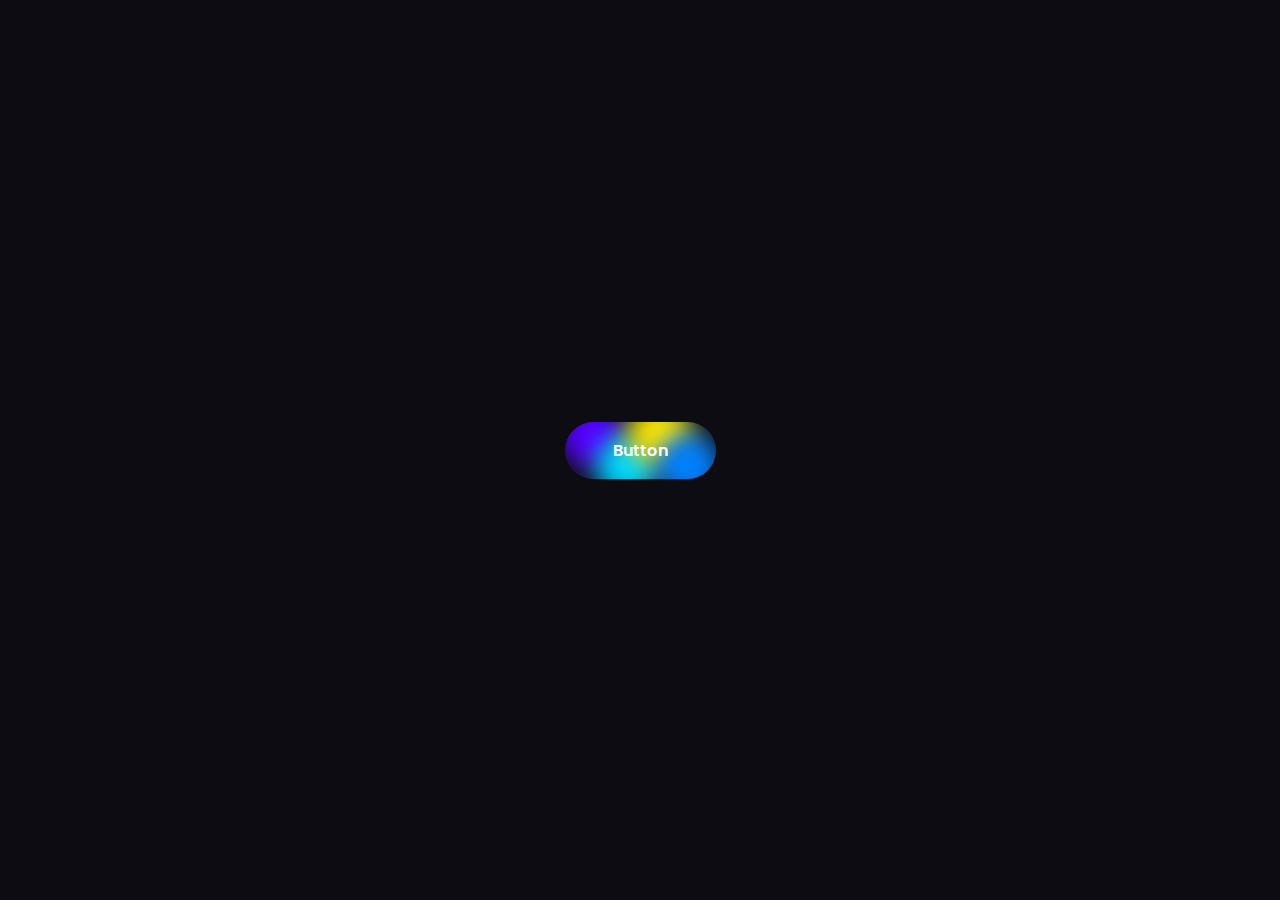
<file: animated-gradient-button/index.html>
<!DOCTYPE html>
    <html lang="en">
    <head>
        <meta charset="UTF-8">
        <meta name="viewport" content="width=device-width, initial-scale=1.0">      

        <!--=============== CSS ===============-->
        <link rel="stylesheet" href="assets/css/styles.css">

        <title>Animated gradient button - Bedimcode</title>
    </head>
    <body>
        <div class="container">
            <a href="#" class="button">
                <div class="button__content">
                    <span class="button__text">Button</span>
    
                    <div class="button__shape-1"></div>
                    <div class="button__shape-2"></div>
                    <div class="button__shape-3"></div>
                    <div class="button__shape-4"></div>
                </div>

                <div class="button__shadow"></div>
            </a>
        </div>
    </body>
</html>
</file>
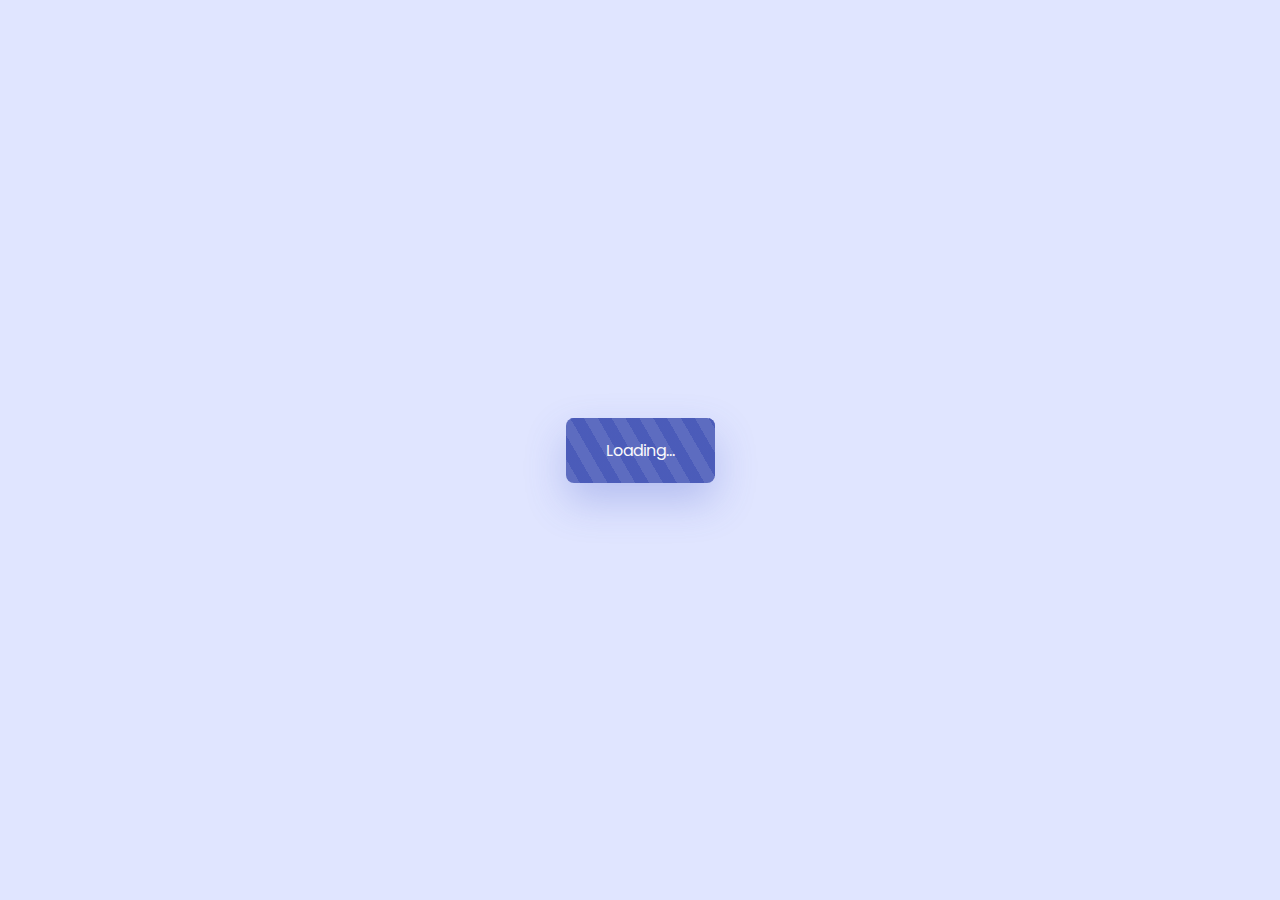
<file: button-loading-animation/index.html>
<!DOCTYPE html>
    <html lang="en">
    <head>
        <meta charset="UTF-8">
        <meta name="viewport" content="width=device-width, initial-scale=1.0">

        <!--=============== CSS ===============-->
        <link rel="stylesheet" href="assets/css/styles.css">

        <title>Loading button - Bedimcode</title>
    </head>
    <body>
        <button class="button__loader">
            <span class="button__text">
                Loading...
            </span>
        </button>
    </body>
</html>
</file>
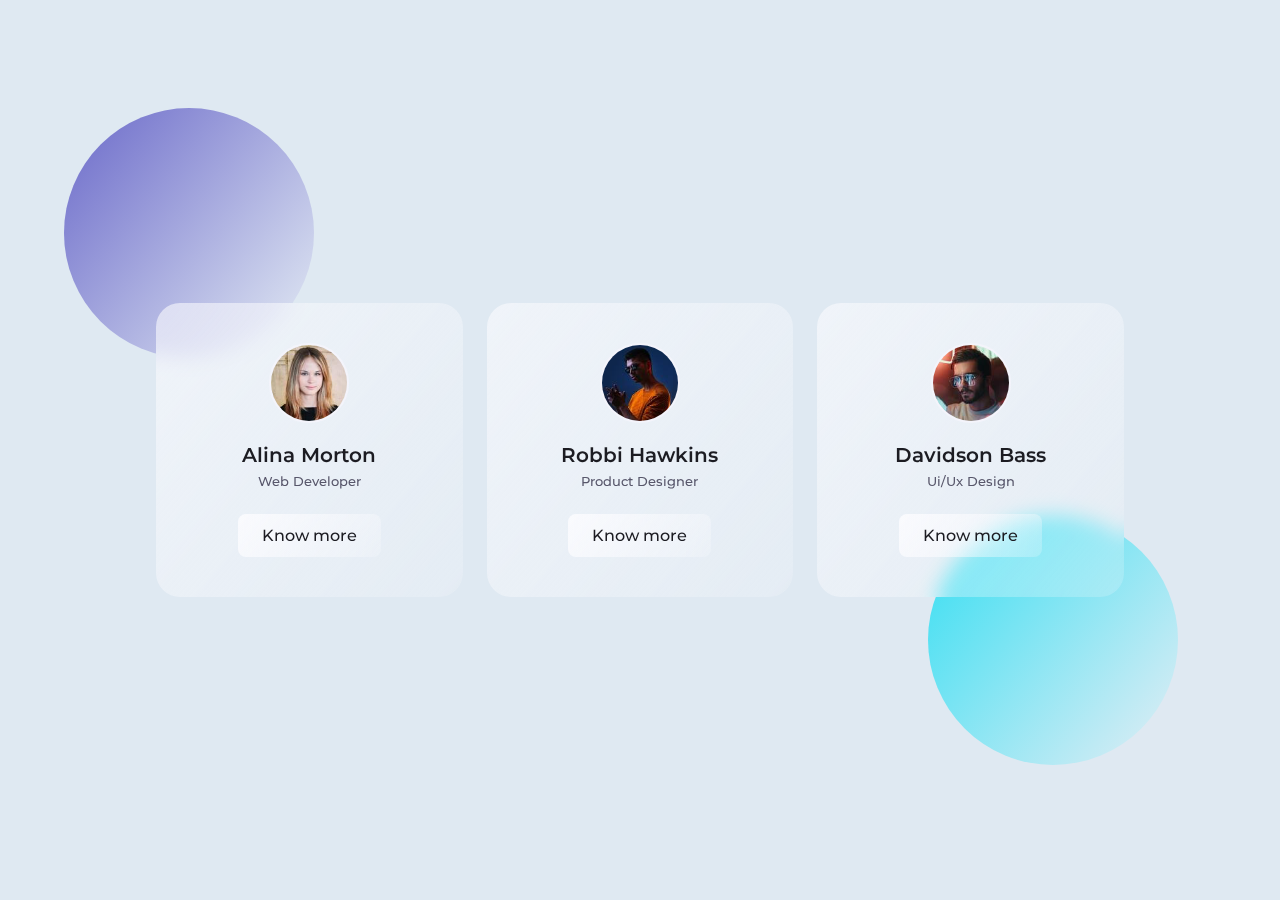
<file: glassmorphism-card-responsive/index.html>
<!DOCTYPE html>
    <html lang="en">
    <head>
        <meta charset="UTF-8">
        <meta name="viewport" content="width=device-width, initial-scale=1.0">

        <!--========== BOX ICONS ==========-->
        <link rel="stylesheet" href="https://cdn.jsdelivr.net/npm/boxicons@latest/css/boxicons.min.css">

        <!--========== CSS ==========-->
        <link rel="stylesheet" href="assets/css/styles.css">

        <title>Card glassmorphism</title>
    </head>
    <body>
        <section class="card">
            <div class="card__circle card__circle1"></div>
            <div class="card__circle card__circle2"></div>

            <div class="card__container bd-container">
                <div class="card__glass">
                    <img src="assets/img/img1.jpg" alt="" class="card__img">
    
                    <div class="card__data">
                        <h3 class="card__title">Alina Morton</h3>
                        <span class="card__profession">Web Developer</span>
                    </div>

                    <a href="#" class="card__button">Know more</a>
                    
                    <div class="card__social">
                        <a href="#" class="card__link"><i class='bx bxl-instagram' ></i></a>
                        <a href="#" class="card__link"><i class='bx bxl-facebook'></i></a>
                        <a href="#" class="card__link"><i class='bx bxl-twitter' ></i></a>
                    </div>
                </div>
    
                <div class="card__glass">
                    <img src="assets/img/img2.jpg" alt="" class="card__img">
    
                    <div class="card__data">
                        <h3 class="card__title">Robbi Hawkins</h3>
                        <span class="card__profession">Product Designer</span>
                    </div>

                    <a href="#" class="card__button">Know more</a>
    
                    <div class="card__social">
                        <a href="#" class="card__link"><i class='bx bxl-instagram' ></i></a>
                        <a href="#" class="card__link"><i class='bx bxl-facebook'></i></a>
                        <a href="#" class="card__link"><i class='bx bxl-twitter' ></i></a>
                    </div>
                </div>
    
                <div class="card__glass">
                    <img src="assets/img/img3.jpg" alt="" class="card__img">
    
                    <div class="card__data">
                        <h3 class="card__title">Davidson Bass</h3>
                        <span class="card__profession">Ui/Ux Design</span>
                    </div>

                    <a href="#" class="card__button">Know more</a>
    
                    <div class="card__social">
                        <a href="#" class="card__link"><i class='bx bxl-instagram' ></i></a>
                        <a href="#" class="card__link"><i class='bx bxl-facebook'></i></a>
                        <a href="#" class="card__link"><i class='bx bxl-twitter' ></i></a>
                    </div>
                </div>
            </div>
        </section>
    </body>
</html>
</file>
<file: animated-gradient-button/assets/css/styles.css>
/*=============== GOOGLE FONTS ===============*/
@import url("https://fonts.googleapis.com/css2?family=Poppins:wght@400;600&display=swap");

/*=============== VARIABLES CSS ===============*/
:root {
  /*========== Colors ==========*/
  /*Color mode HSL(hue, saturation, lightness)*/
  --first-color: hsl(260, 100%, 50%);
  --second-color: hsl(190, 100%, 50%);
  --third-color: hsl(54, 100%, 50%);
  --fourth-color: hsl(210, 100%, 50%);
  --button-color: hsl(260, 16%, 8%);
  --text-color: #fff;
  --body-color: hsl(260, 24%, 6%);
  
  /*========== Font and typography ==========*/
  /*.5rem = 8px | 1rem = 16px ...*/
  --body-font: "Poppins", sans-serif;
  --normal-font-size: 1rem;
}

/*=============== BASE ===============*/
* {
  box-sizing: border-box;
  padding: 0;
  margin: 0;
}

body {
  font-family: var(--body-font);
  font-size: var(--normal-font-size);
  background-color: var(--body-color);
}

a {
  text-decoration: none;
}

/*=============== BUTTON ===============*/
.container {
  height: 100vh;
  margin-inline: 1.5rem;
  display: grid;
  place-items: center;
}

.button {
  position: relative;
}
.button__content {
  position: relative;
  background-color: var(--button-color);
  padding: 1rem 3rem;
  border-radius: 4rem;
  color: var(--text-color);
  font-weight: 600;
  overflow: hidden;
}
.button__text {
  position: relative;
  z-index: 10;
}
.button__content div {
  width: 64px;
  height: 64px;
  border-radius: 50%;
  position: absolute;
  inset: 0;
  margin: auto;
  filter: blur(12px);
}
.button__shape-1 {
  background-color: var(--first-color);
  transform: translate(-48px, -16px);
  animation: shape-1 6s 1s ease-out infinite;
}
.button__shape-2 {
  background-color: var(--second-color);
  transform: translate(-12px, 16px);
  animation: shape-2 6s ease-in infinite;
}
.button__shape-3 {
  background-color: var(--third-color);
  transform: translate(20px, -16px);
  animation: shape-3 6s ease-out infinite;
}
.button__shape-4 {
  background-color: var(--fourth-color);
  transform: translate(48px, 16px);
  animation: shape-4 6s 1s ease-in infinite;
}
.button__shadow {
  width: 80%;
  height: 1rem;
  background: linear-gradient(80deg, var(--first-color) 10%, var(--second-color) 30%, var(--third-color) 60%, var(--fourth-color) 90%);
  border-radius: 4rem;
  position: absolute;
  left: 0;
  right: 0;
  margin: 0 auto;
  bottom: -2px;
  z-index: -1;
  filter: blur(12px);
  opacity: 0;
  transition: opacity 0.5s;
}
.button:hover .button__shadow {
  opacity: 1;
}

/* Animate shapes */
@keyframes shape-1 {
  33% {
    transform: translate(-28px, 0);
  }
}
@keyframes shape-2 {
  33% {
    transform: translate(-28px, 28px);
  }
}
@keyframes shape-3 {
  33% {
    transform: translate(20px, 4px);
  }
}
@keyframes shape-4 {
  33% {
    transform: translate(48px, 0);
  }
}
</file>
<file: button-loading-animation/assets/css/styles.css>
/*=============== LOADING BUTTON ===============*/
@import url("https://fonts.googleapis.com/css2?family=Poppins&display=swap");

:root {
  /*========== Colors ==========*/
  --first-color: hsl(231, 44%, 56%);
  --first-color-alt: hsl(231, 44%, 51%);
  --text-color: hsl(231, 12%, 98%);
  --body-color: hsl(231, 100%, 94%);
}

* {
  box-sizing: border-box;
}

body {
  height: 100vh;
  margin: 0;
  display: grid;
  place-items: center;
  background-color: var(--body-color);
}

.button__loader {
  border: none;
  outline: none;
  position: relative;
  padding: 1.25rem 2.5rem;
  background-color: var(--first-color);
  color: var(--text-color);
  font-size: 1rem;
  font-family: 'Poppins', sans-serif;
  border-radius: .5rem;
  box-shadow: 0 18px 40px hsla(231, 56%, 56%, .3);
  overflow: hidden;
  cursor: wait;
}

.button__loader::before {
  content: '';
  position: absolute;
  top: 0;
  left: 0;
  width: 150%;
  height: 100%;
  background: repeating-linear-gradient(60deg, 
              transparent, 
              transparent 0.75rem, 
              var(--first-color-alt) 0.75rem, 
              var(--first-color-alt) 1.5rem);
  animation: load 1s infinite linear;
}

.button__text {
  position: relative;
}

/* Loading button animation */
@keyframes load {
  0% {
    transform: translateX(0);
  }
  100% {
    transform: translateX(-1.75rem);
  }
}
</file>
<file: glassmorphism-card-responsive/assets/css/styles.css>
/*========== GOOGLE FONTS ==========*/
@import url('https://fonts.googleapis.com/css2?family=Montserrat:wght@400;500;600&display=swap');

/*========== VARIABLES CSS ==========*/
:root {
  /*========== Colors ==========*/
  --first-color: #4D49BF;
  --second-color: #05DBF2;
  --body-color: #DFE9F2;
  --title-color: #1C1C22;
  --text-color: #58576B;

  /*========== Font and typography ==========*/
  --body-font: 'Montserrat', sans-serif;
  --normal-font-size: .938rem;
  --h3-font-size: 1.125rem;
  --small-font-size: .75rem;
}

@media screen and (min-width: 968px) {
  :root {
    --normal-font-size: 1rem;
    --h3-font-size: 1.25rem;
    --small-font-size: .813rem;
  }
}

/*========== BASE ==========*/
*,::before,::after{
  box-sizing: border-box;
}

body{
  margin: 0;
  padding: 0;
  font-family: var(--body-font);
  font-size: var(--normal-font-size);
}

h3{
  margin: 0;
}

a{
  text-decoration: none;
}

img{
  max-width: 100%;
  height: auto;
}

.bd-container{
  max-width: 968px;
  width: calc(100% - 3rem);
  margin-left: 1.5rem;
  margin-right: 1.5rem;
}

/*========== CARD GLASS ==========*/
.card{
  position: relative;
  overflow: hidden;
  padding: 3rem 0;
  background-color: var(--body-color);
}

.card__container{
  display: grid;
  gap: 1.5rem;
}

.card__glass{
  position: relative;
  overflow: hidden;
  text-align: center;
  padding: 2.5rem;
  background: linear-gradient(130deg,
              rgba(251,251,254,.6),
              rgba(251,251,254,.2));
  box-shadow: inset 2px 2px 1px rgba(251,251,254,.3)
              inset -2px -2px 1px rgba(251,251,254,.2);
  border-radius: 1.5rem;
  backdrop-filter: blur(10px);
}

.card__img{
  width: 80px;
  height: 80px;
  border-radius: 50%;
  border: 2px solid #F4F4FB;
  margin-bottom: 1rem;
}

.card__data{
  margin-bottom: 1.5rem;
}

.card__title{
  font-size: var(--h3-font-size);
  color: var(--title-color);
  font-weight: 600;
  margin-bottom: .25rem;
}

.card__profession{
  font-size: var(--small-font-size);
  color: var(--text-color);
  font-weight: 500;
}

.card__button{
  display: inline-block;
  background: linear-gradient(130deg,
              rgba(251,251,254,.9),
              rgba(251,251,254,.2));
  padding: .75rem 1.5rem;
  border-radius: .5rem;
  color: var(--title-color);
  font-weight: 500;
  transition: .4s;
}

.card__button:hover{
  background: linear-gradient(130deg,
              rgba(251,251,254,1),
              rgba(251,251,254,.4));
}

.card__social{
  position: absolute;
  top: 50%;
  transform: translateY(-50%);
}

.card__link{
  display: block;
  font-size: 1.35rem;
  color: var(--title-color);
  margin: 1rem 0;
  transform: translateX(-5rem);
}

.card__link:nth-child(1){
  transition: .2s;
}
.card__link:nth-child(2){
  transition: .5s;
}
.card__link:nth-child(3){
  transition: .7s;
}

.card__glass:hover .card__link{
  transform: translateX(-1.5rem);
}

.card__circle{
  position: absolute;
  width: 250px;
  height: 250px;
  background: linear-gradient(130deg,
              rgba(77,73,191,.8),
              rgba(255,255,255,.2));
  border-radius: 50%;
}

.card__circle1{
  top: 20%;
  left: -20%;
}

.card__circle2{
  bottom: -5%;
  right: -25%;
  background: linear-gradient(130deg,
              rgba(5,219,242,.8),
              rgba(255,255,255,.2));
}

/*========== MEDIA QUERIES ==========*/
@media screen and (min-width: 568px){
  .card__container{
    grid-template-columns: repeat(2, 1fr);
  }
}

@media screen and (min-width: 768px){
  .bd-container{
    margin-left: auto;
    margin-right: auto;
  }

  .card{
    padding: 0;
  }

  .card__container{
    height: 100vh;
    grid-template-columns: repeat(3, 1fr);
    align-content: center;
  }

  .card__circle1{
    left: 5%;
    top: 12%;
  }

  .card__circle2{
    right: 8%;
    bottom: 15%;
  }
}
</file>
